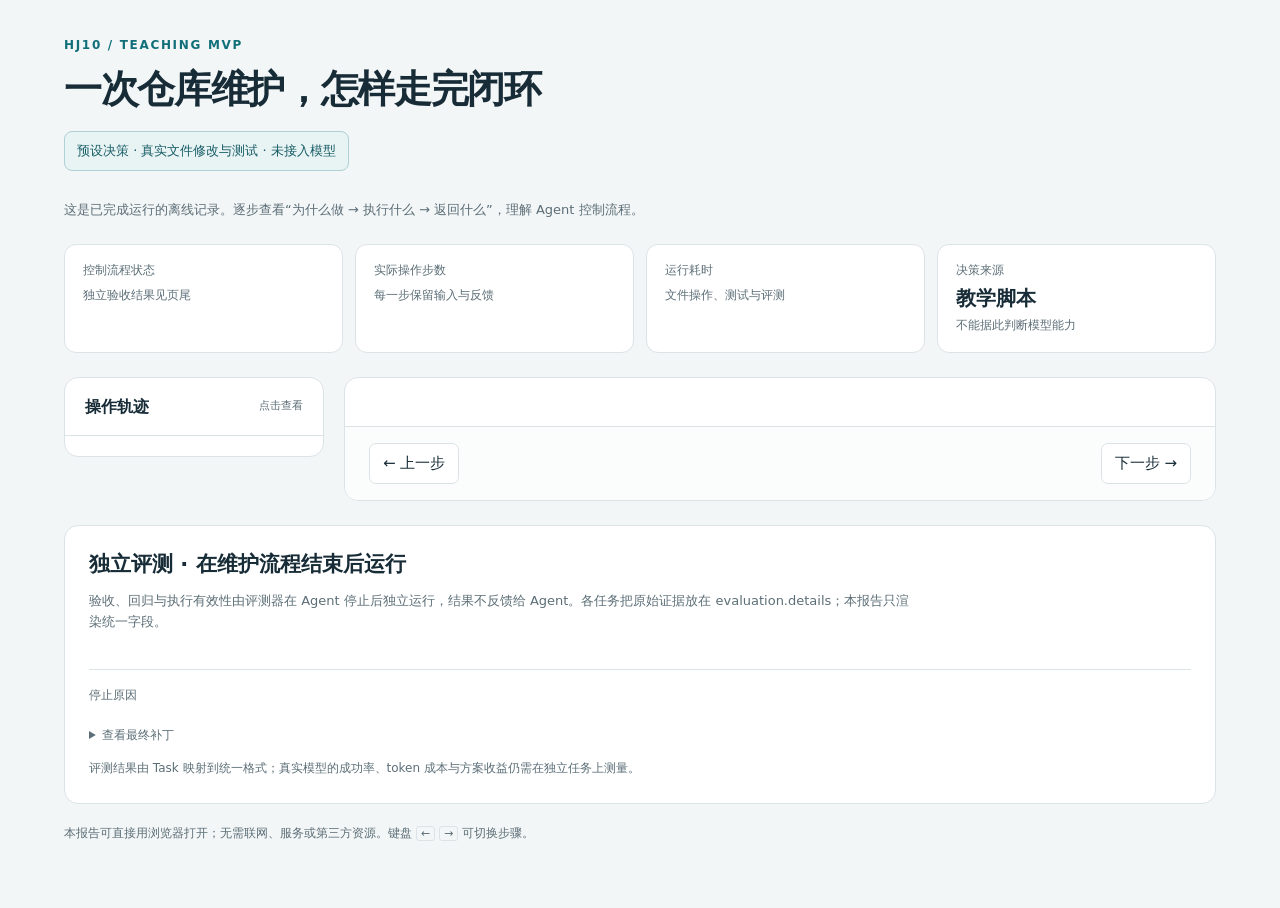
<file: agent_core/report_template.html>
<!doctype html>
<html lang="zh-CN">
<head>
  <meta charset="utf-8">
  <meta name="viewport" content="width=device-width, initial-scale=1">
  <title>HJ10 · 仓库维护教学演示</title>
  <style>
    :root{color-scheme:light;--ink:#172c37;--muted:#5c6e77;--line:#dbe3e7;--paper:#fff;--canvas:#f3f6f7;--accent:#116f79;--ok:#226849;--bad:#a34232;--warm:#925911}
    *{box-sizing:border-box}body{margin:0;background:var(--canvas);color:var(--ink);font:15px/1.65 system-ui,-apple-system,"Segoe UI","Microsoft YaHei",sans-serif}button,summary{font:inherit}button{cursor:pointer}button:focus-visible,summary:focus-visible,a:focus-visible{outline:3px solid #44b6c2;outline-offset:3px}.shell{max-width:1200px;margin:auto;padding:36px 24px 52px}.eyebrow{font-size:12px;letter-spacing:.14em;font-weight:750;color:var(--accent)}h1{font-size:clamp(26px,4vw,38px);letter-spacing:-.035em;line-height:1.25;margin:10px 0 18px}h2{font-size:21px;line-height:1.35;margin:0 0 12px}h3{font-size:15px;margin:0 0 9px}p{margin:0 0 12px}p:last-child{margin-bottom:0}.muted{color:var(--muted)}.notice{display:inline-block;border:1px solid #afd0d4;background:#e8f3f4;border-radius:8px;padding:8px 12px;font-size:13px;color:#175d65;margin-bottom:16px}.task{max-width:920px;white-space:pre-wrap;overflow-wrap:anywhere;font-size:16px}.metrics{display:grid;grid-template-columns:repeat(4,minmax(0,1fr));gap:12px;margin:24px 0}.metric{background:var(--paper);border:1px solid var(--line);border-radius:12px;padding:16px 18px;min-width:0}.metric-label{font-size:12px;color:var(--muted);display:block;margin-bottom:4px}.metric-value{font-size:23px;line-height:1.3;font-weight:700;overflow-wrap:anywhere}.metric-value.status{font-size:20px}.metric-note{font-size:12px;color:var(--muted);margin-top:5px}.workspace{display:grid;grid-template-columns:260px minmax(0,1fr);gap:20px;align-items:start}.panel{background:var(--paper);border:1px solid var(--line);border-radius:14px;min-width:0;overflow:hidden}.panel-head{padding:18px 20px;border-bottom:1px solid var(--line)}.panel-head h2{font-size:16px;margin:0}.steps{padding:10px;display:grid;gap:5px;max-height:680px;overflow:auto}.step-button{display:flex;align-items:start;gap:10px;text-align:left;border:1px solid transparent;background:transparent;width:100%;padding:11px 10px;border-radius:8px;color:var(--ink);min-width:0}.step-button:hover{background:#f3f7f8}.step-button[aria-current="step"]{background:#eaf4f5;border-color:#a7cdd2}.step-number{flex:none;display:grid;place-items:center;width:25px;height:25px;border-radius:7px;background:#edf1f3;font-size:12px;font-weight:700}.step-button[aria-current="step"] .step-number{background:var(--accent);color:white}.step-name{font-size:13px;font-weight:650;display:block;overflow-wrap:anywhere}.step-tool{font-size:11px;color:var(--muted);display:block;overflow-wrap:anywhere}.step-mark{font-size:11px;margin-left:auto;flex:none;line-height:25px}.detail{padding:24px;min-width:0}.step-meta{display:flex;gap:8px;flex-wrap:wrap;align-items:center;font-size:12px;color:var(--muted);margin-bottom:10px}.tag{padding:2px 8px;border:1px solid var(--line);border-radius:5px;font-family:ui-monospace,SFMono-Regular,Consolas,monospace;color:var(--accent);overflow-wrap:anywhere;max-width:100%}.intent{border-left:3px solid #67aab3;background:#f1f7f8;padding:12px 14px;margin:18px 0 20px}.intent p{white-space:pre-wrap;overflow-wrap:anywhere}.label{font-size:12px;color:var(--muted);margin-bottom:5px;display:block}.section{margin-top:22px}.section:first-child{margin-top:0}pre{margin:0;border:1px solid var(--line);background:#f6f8f9;border-radius:8px;padding:14px;color:#253e49;font:12px/1.7 ui-monospace,SFMono-Regular,Consolas,"Liberation Mono",monospace;white-space:pre-wrap;overflow-wrap:anywhere;word-break:break-word;max-height:470px;overflow:auto;tab-size:4}.code{background:#152b36;color:#e0edf1;border-color:#152b36}.diff{background:#f6faf8;color:#24513c}.input{max-height:220px}.subtle{font-size:12px;color:var(--muted);margin:8px 0 0}.table-wrap{overflow:auto;border:1px solid var(--line);border-radius:8px}table{border-collapse:collapse;width:100%;font-size:12px;table-layout:fixed}th{text-align:left;background:#f3f6f7;font-weight:600;color:var(--muted)}th,td{padding:10px 12px;border-bottom:1px solid var(--line);vertical-align:top;white-space:pre-wrap;overflow-wrap:anywhere}tr:last-child td{border-bottom:0}td:first-child{font-family:ui-monospace,SFMono-Regular,Consolas,monospace}ol,ul{padding-left:22px;margin:0}li{padding:4px 0;overflow-wrap:anywhere}.test-counts{display:flex;gap:8px;flex-wrap:wrap;margin:10px 0 14px}.pill{display:inline-block;border:1px solid var(--line);border-radius:6px;font-size:12px;padding:4px 9px;background:#f6f8f9}.ok{color:var(--ok)}.bad{color:var(--bad)}.warn{color:var(--warm)}.neutral{color:var(--muted)}.case{padding:12px 0;border-top:1px solid var(--line)}.case:first-child{border-top:0}.case-title{display:flex;gap:10px;align-items:start;justify-content:space-between}.case-name{font:12px/1.6 ui-monospace,SFMono-Regular,Consolas,monospace;overflow-wrap:anywhere;min-width:0}.case-state{font-size:12px;flex:none}.case pre{margin-top:8px;max-height:260px}.navigator{display:flex;gap:12px;align-items:center;justify-content:space-between;padding:16px 24px;border-top:1px solid var(--line);background:#fbfcfc}.nav-button{border:1px solid var(--line);border-radius:7px;background:white;color:var(--ink);padding:7px 13px}.nav-button:disabled{opacity:.4;cursor:default}.position{font-size:12px;color:var(--muted)}details{margin-top:16px}summary{cursor:pointer;color:var(--muted);font-size:12px;padding:4px 0}details pre{margin-top:8px}.evaluation{margin-top:24px;padding:24px}.evaluation-intro{max-width:830px;color:var(--muted);font-size:13px}.eval-grid{display:grid;grid-template-columns:repeat(3,minmax(0,1fr));gap:12px;margin:18px 0}.eval-card{border:1px solid var(--line);border-radius:9px;padding:15px;min-width:0}.eval-result{font-size:20px;font-weight:700;margin:7px 0}.stop{font-size:13px;border-top:1px solid var(--line);padding-top:16px;margin-top:16px;overflow-wrap:anywhere}.footer{font-size:12px;color:var(--muted);margin-top:20px;overflow-wrap:anywhere}.empty{padding:18px 0;color:var(--muted)}.error-box{padding:12px 14px;border:1px solid #e4beb8;background:#fff3f1;border-radius:8px;color:var(--bad);white-space:pre-wrap;overflow-wrap:anywhere}.key{border:1px solid var(--line);padding:0 4px;border-radius:3px;font-size:11px}.check-note{font-size:12px;color:var(--muted);margin-top:10px}.line{display:block}.line.add{color:#267347}.line.remove{color:#a34232}.line.header{color:#527f96}.trace-title{display:flex;align-items:center;justify-content:space-between;gap:12px}.trace-title span{font-size:11px;color:var(--muted);font-weight:400}.model-note{border-left:3px solid #c28b2c;background:#fbf6ea;padding:12px 14px;margin:18px 0 20px}.model-note p{white-space:pre-wrap;overflow-wrap:anywhere}
    @media(max-width:760px){.shell{padding:22px 14px 36px}.metrics{grid-template-columns:repeat(2,minmax(0,1fr));gap:9px;margin:20px 0}.metric{padding:13px}.metric-value{font-size:21px}.workspace{grid-template-columns:minmax(0,1fr);gap:14px}.steps{max-height:250px;grid-template-columns:repeat(2,minmax(0,1fr))}.step-button{padding:9px 7px;gap:7px}.step-mark{display:none}.detail,.evaluation{padding:18px}.eval-grid{grid-template-columns:minmax(0,1fr);gap:9px}.eval-card{padding:12px 14px}.eval-result{font-size:18px}.navigator{padding:14px 18px}.trace-title span{display:none}th,td{padding:8px}.case-title{flex-direction:column;gap:2px}}
    @media(prefers-reduced-motion:no-preference){button{transition:background .15s,border-color .15s}}
  </style>
</head>
<body>
  <main class="shell">
    <header>
      <div class="eyebrow">HJ10 / TEACHING MVP</div>
      <h1>一次仓库维护，怎样走完闭环</h1>
      <div class="notice">预设决策 · 真实文件修改与测试 · 未接入模型</div>
      <p class="task" id="task"></p>
      <p class="muted" style="font-size:13px">这是已完成运行的离线记录。逐步查看“为什么做 → 执行什么 → 返回什么”，理解 Agent 控制流程。</p>
    </header>
    <section class="metrics" aria-label="运行概览">
      <div class="metric"><span class="metric-label">控制流程状态</span><div class="metric-value status" id="overall-status"></div><div class="metric-note">独立验收结果见页尾</div></div>
      <div class="metric"><span class="metric-label">实际操作步数</span><div class="metric-value" id="step-count"></div><div class="metric-note">每一步保留输入与反馈</div></div>
      <div class="metric"><span class="metric-label">运行耗时</span><div class="metric-value" id="elapsed"></div><div class="metric-note">文件操作、测试与评测</div></div>
      <div class="metric"><span class="metric-label">决策来源</span><div class="metric-value status">教学脚本</div><div class="metric-note">不能据此判断模型能力</div></div>
    </section>
    <div class="workspace">
      <aside class="panel" aria-label="选择操作步骤">
        <div class="panel-head trace-title"><h2>操作轨迹</h2><span>点击查看</span></div>
        <nav class="steps" id="steps" aria-label="步骤列表"></nav>
      </aside>
      <section class="panel" aria-label="操作详情">
        <div class="detail" id="detail" aria-live="polite"></div>
        <div class="navigator"><button class="nav-button" id="previous" type="button">← 上一步</button><span class="position" id="position"></span><button class="nav-button" id="next" type="button">下一步 →</button></div>
      </section>
    </div>
    <section class="panel evaluation" aria-labelledby="evaluation-title">
      <h2 id="evaluation-title">独立评测 · 在维护流程结束后运行</h2>
      <p class="evaluation-intro">验收、回归与执行有效性由评测器在 Agent 停止后独立运行，结果不反馈给 Agent。各任务把原始证据放在 evaluation.details；本报告只渲染统一字段。</p>
      <div class="eval-grid" id="evaluation"></div>
      <div id="new-regressions"></div>
      <div class="stop"><span class="label">停止原因</span><span id="stop-reason"></span></div>
      <details><summary>查看最终补丁</summary><pre class="diff" id="final-diff"></pre></details>
      <p class="check-note">评测结果由 Task 映射到统一格式；真实模型的成功率、token 成本与方案收益仍需在独立任务上测量。</p>
    </section>
    <footer class="footer"><p>本报告可直接用浏览器打开；无需联网、服务或第三方资源。键盘 <span class="key">←</span> <span class="key">→</span> 可切换步骤。</p><p id="run-dir"></p></footer>
  </main>
  <script type="application/json" id="report-data">__HJ10_REPORT_DATA__</script>
  <script>
    "use strict";
    const payload = JSON.parse(document.getElementById("report-data").textContent);
    const summary = payload.summary && typeof payload.summary === "object" ? payload.summary : {};
    const events = Array.isArray(payload.events) ? payload.events : [];
    const fallbackLabels = {map_repository:"建立仓库地图",read_file:"阅读代码",find_symbol:"检索符号",plan:"规划修改",replace_text:"应用增量补丁",run_tests:"运行可见测试",finish:"请求结束"};
    const labels = Object.assign({}, fallbackLabels, (payload && typeof payload.labels === "object" && payload.labels) || {});
    const states = {completed:"流程已完成",budget_exhausted:"预算耗尽",policy_failed:"策略执行失败",incomplete:"流程未完成",run_failed:"运行失败",evaluation_error:"评测错误",not_run:"未评测",invalid_evaluation:"评测结果无效",passed:"通过",failed:"失败",error:"错误",unknown:"未知",environment_error:"环境故障",test_load_error:"测试加载失败 · 原因待查",execution_timeout:"测试超时 · 原因待查",skipped:"跳过",expected_failure:"预期失败",unexpected_success:"意外通过"};
    let selected = 0;
    const has = (value) => value !== undefined && value !== null;
    const str = (value, fallback="未记录") => !has(value) ? fallback : (typeof value === "string" ? value : JSON.stringify(value, null, 2));
    const object = (value) => value && typeof value === "object" && !Array.isArray(value) ? value : {};
    const list = (value) => Array.isArray(value) ? value : [];
    const statusLabel = (value) => states[value] || str(value);
    const tone = (value) => value === "passed" || value === "completed" ? "ok" : value === "failed" || value === "error" || value === "policy_failed" || value === "run_failed" || value === "evaluation_error" ? "bad" : value === "environment_error" || value === "budget_exhausted" ? "warn" : "neutral";
    function node(tag, text, className) {const item=document.createElement(tag);if(has(text))item.textContent=str(text,"");if(className)item.className=className;return item;}
    function put(id, value) {document.getElementById(id).textContent=str(value);}
    function code(parent, value, className="") {const pre=node("pre",value,className);parent.append(pre);return pre;}
    function section(parent,title) {const container=node("section",null,"section");container.append(node("h3",title));parent.append(container);return container;}
    function diff(parent,value) {const pre=node("pre",null,"diff");if(typeof value !== "string"){pre.textContent="未记录";}else{value.split("\n").forEach((line)=>{const kind=line.startsWith("@@")||line.startsWith("---")||line.startsWith("+++")?"header":line.startsWith("+")?"add":line.startsWith("-")?"remove":"";pre.append(node("span",line+"\n","line "+kind));});}parent.append(pre);}
    function table(parent,headers,rows) {if(!rows.length){parent.append(node("p","未记录条目。","muted"));return;}const wrap=node("div",null,"table-wrap"),t=node("table"),head=node("thead"),hr=node("tr"),body=node("tbody");headers.forEach(h=>hr.append(node("th",h)));head.append(hr);rows.forEach(row=>{const tr=node("tr");row.forEach(value=>tr.append(node("td",str(value))));body.append(tr);});t.append(head,body);wrap.append(t);parent.append(wrap);}
    function raw(parent,title,value) {const details=node("details"),caption=node("summary",title);details.append(caption);code(details,value);parent.append(details);}
    function testResults(parent,observation) {
      const state=node("p",statusLabel(observation.status),tone(observation.status));parent.append(state);
      const counts=node("div",null,"test-counts");[["总计","total",""],["通过","passed","ok"],["失败","failed","bad"],["错误","errors","warn"],["跳过","skipped","warn"]].forEach(([title,key,color])=>{if(has(observation[key]))counts.append(node("span",title+" "+str(observation[key]),"pill "+color));});parent.append(counts);
      const cases=list(observation.cases);
      if(!cases.length)parent.append(node("p","未记录逐项测试结果。","muted"));
      cases.forEach(test=>{const record=object(test),card=node("div",null,"case"),title=node("div",null,"case-title");title.append(node("span",str(record.name),"case-name"),node("span",statusLabel(record.status),"case-state "+tone(record.status)));card.append(title);if(has(record.detail)&&str(record.detail,"").trim())code(card,record.detail);parent.append(card);});
      if(has(observation.output)&&str(observation.output,"").trim())raw(parent,"查看测试进程输出",observation.output);
      if(["environment_error","test_load_error","execution_timeout"].includes(observation.status))parent.append(node("p","测试未能完成，需要根据日志检查环境或代码原因；不能直接归因。","subtle"));
    }
    function noteView(parent,note) {
      const record=object(note),box=node("div",null,"model-note");
      if(!Object.keys(record).length){box.append(node("p","本步未记录 note。","muted"));parent.append(box);return;}
      if(has(record.about_step))box.append(node("p","针对 STEP "+str(record.about_step),"subtle"));
      [["finding","关键发现"],["relevance","与任务的关系"],["next","下一步"]].forEach(([key,label])=>{
        if(has(record[key])){box.append(node("span",label,"label"));box.append(node("p",record[key]));}
      });
      parent.append(box);
    }
    function observationView(parent,tool,observation) {
      const result=object(observation.result);
      if(has(observation.error))parent.append(node("div",observation.error,"error-box"));
      switch(tool){
        case "list_files":{const files=list(result.files);table(parent,["文件"],files.map(file=>[str(file)]));if(result.truncated)parent.append(node("p","仅显示前 "+str(result.total,"?")+" 个；已截断。","subtle"));break;}
        case "read_lines":{parent.append(node("p",str(result.path,"")+" 行 "+str(result.start,"?")+"–"+str(result.end,"?"),"subtle"));const text=list(result.lines).map(entry=>{const item=object(entry);return str(item.line)+": "+str(item.text);}).join("\n");code(parent,text,"code");break;}
        case "apply_patch":{const changed=list(result.changed_paths);parent.append(node("p",changed.length?"已修改："+changed.map(str).join(", "):"未记录修改。",changed.length?"ok":"warn"));if(has(result.patch_sha256))parent.append(node("p","补丁 sha256："+str(result.patch_sha256),"subtle"));break;}
        case "run_visible_tests":testResults(parent,result);break;
        case "map_repository":table(parent,["文件","行数","符号 · 所在行"],list(observation.files).map(file=>{const f=object(file);return [f.path,f.lines,list(f.symbols).map(symbol=>{const s=object(symbol);return str(s.kind,"")+" "+str(s.name)+" · "+str(s.line);}).join("\n")||"未记录符号"]; }));break;
        case "read_file":parent.append(node("p",observation.path,"subtle"));code(parent,observation.content,"code");break;
        case "find_symbol":parent.append(node("p","检索目标："+str(observation.symbol),"muted"));parent.append(node("h3","定义"));table(parent,["记录"],list(observation.definitions).map(entry=>[str(entry)]));parent.append(node("h3","引用"));table(parent,["记录"],list(observation.references).map(entry=>[str(entry)]));break;
        case "plan":{const items=list(observation.steps);if(!items.length){parent.append(node("p","未记录规划步骤。","muted"));break;}const ol=node("ol");items.forEach(item=>ol.append(node("li",item)));parent.append(ol);break;}
        case "replace_text":parent.append(node("p",observation.path,"subtle"));if(has(observation.changed))parent.append(node("p",observation.changed===true?"补丁已写入文件。":"本次操作未写入修改。",observation.changed===true?"ok":"warn"));diff(parent,observation.diff);break;
        case "run_tests":testResults(parent,observation);break;
        case "finish":{const accepted=has(result.accepted)?result.accepted:observation.accepted;const reason=has(result.reason)?result.reason:observation.reason;parent.append(node("p",typeof accepted==="boolean"?(accepted?"控制程序接受结束请求。":"控制程序拒绝结束请求。"):"结束请求是否接受：未记录",accepted===true?"ok":"neutral"));if(has(reason))parent.append(node("p",reason));parent.append(node("p","接受结束请求只表示流程停止；最终是否通过独立验收，请查看页尾。","subtle"));break;}
        default:code(parent,observation);
      }
    }
    function eventMark(event){const observation=object(object(event).observation);const result=object(observation.result);if(has(observation.error))return ["错误","bad"];if(has(result.status))return [statusLabel(result.status),tone(result.status)];if(observation.ok===false)return ["错误","bad"];return ["",""];}
    function render(index){
      selected=Math.max(0,Math.min(index,Math.max(0,events.length-1)));
      document.querySelectorAll(".step-button").forEach((button,i)=>{if(i===selected)button.setAttribute("aria-current","step");else button.removeAttribute("aria-current");});
      const detail=document.getElementById("detail");detail.replaceChildren();
      document.getElementById("previous").disabled=!events.length||selected===0;document.getElementById("next").disabled=!events.length||selected===events.length-1;
      put("position",events.length?String(selected+1)+" / "+events.length:"没有操作记录");
      if(!events.length){detail.append(node("p","本次报告没有操作记录。","empty"));return;}
      const event=object(events[selected]),action=object(event.action),observation=object(event.observation),tool=action.tool,meta=node("div",null,"step-meta");
      meta.append(node("span","STEP "+str(event.step,String(selected+1))),node("span",str(tool),"tag"));if(has(event.phase))meta.append(node("span",event.phase));if(has(event.elapsed_ms))meta.append(node("span",str(event.elapsed_ms)+" ms"));detail.append(meta,node("h2",labels[tool]||str(tool,"操作详情")));
      const intent=node("div",null,"intent");intent.append(node("span","教学目的 / 为什么做这一步","label"),node("p",event.intent));detail.append(intent);
      const noteSection=section(detail,"模型笔记");noteView(noteSection,event.note);
      const inputs=section(detail,"工具输入");code(inputs,action.args,"input");
      const feedback=section(detail,"工具反馈");observationView(feedback,tool,observation);raw(detail,"查看原始反馈记录",observation);
    }
    put("task",summary.task);put("overall-status",statusLabel(summary.status));document.getElementById("overall-status").classList.add(tone(summary.status));put("step-count",has(summary.steps)?summary.steps:"未记录");put("elapsed",typeof summary.elapsed_seconds==="number"?summary.elapsed_seconds.toFixed(2)+" 秒":"未记录");put("stop-reason",summary.stop_reason);put("final-diff",has(summary.final_diff)?summary.final_diff:(has(summary.final_patch)?"补丁已导出："+str(summary.final_patch)+"（在运行目录中打开）":undefined));put("run-dir",has(summary.run_dir)?"运行产物目录："+str(summary.run_dir):"运行产物目录：未记录");
    const navigation=document.getElementById("steps");events.forEach((event,index)=>{const record=object(event),action=object(record.action),button=node("button",null,"step-button"),text=node("span"),mark=eventMark(record);button.type="button";button.append(node("span",String(index+1),"step-number"));text.append(node("span",labels[action.tool]||str(action.tool,"未记录操作"),"step-name"),node("span",action.tool,"step-tool"));button.append(text,node("span",mark[0],"step-mark "+mark[1]));button.addEventListener("click",()=>render(index));navigation.append(button);});if(!events.length)navigation.append(node("p","没有操作记录。","empty"));
    const evaluation=object(summary.evaluation),evalRoot=document.getElementById("evaluation");
    let metricEntries=Object.entries(object(evaluation.metrics));
    if(!metricEntries.length){const grading=object(evaluation.grading);if(has(grading.f2p_total)){metricEntries=[["fail_to_pass",{label:"F2P（需求验收）",passed:grading.f2p_passed,total:grading.f2p_total,failed:(grading.f2p_total||0)-(grading.f2p_passed||0)}],["pass_to_pass",{label:"P2P（回归检查）",passed:grading.p2p_passed,total:grading.p2p_total,failed:(grading.p2p_total||0)-(grading.p2p_passed||0)}]];}}
    function metricCard(fallbackTitle,value) {const record=object(value),card=node("div",null,"eval-card"),label=has(record.label)?record.label:fallbackTitle;card.append(node("span",label,"label"),node("div",str(record.passed)+" / "+str(record.total)+" 通过","eval-result"),node("p","失败："+str(record.failed),"subtle"));if(has(record.status))card.append(node("p","状态："+statusLabel(record.status),"subtle"));return card;}
    if(metricEntries.length){metricEntries.forEach(([key,value])=>evalRoot.append(metricCard(key,value)));}else{[["需求验收",evaluation.requirements],["最终回归检查",evaluation.regressions],["修改前回归基准",evaluation.baseline_regressions]].forEach(([title,value])=>evalRoot.append(metricCard(title,value)));}
    const conclusion=has(evaluation.resolved)?evaluation.resolved:evaluation.passed;
    const newRoot=document.getElementById("new-regressions");newRoot.append(node("p",typeof conclusion==="boolean"?(conclusion?"独立评测：通过":"独立评测：未通过"):"独立评测结论：未记录",conclusion===true?"ok":conclusion===false?"bad":"neutral"));if(has(evaluation.status))newRoot.append(node("p","评测状态："+statusLabel(evaluation.status),"subtle"));if(Array.isArray(evaluation.new_regressions)){if(evaluation.new_regressions.length){newRoot.append(node("p","新增回归：","bad"));const ul=node("ul");evaluation.new_regressions.forEach(item=>ul.append(node("li",item)));newRoot.append(ul);}else newRoot.append(node("p","记录中的新增回归：0 项。","subtle"));}else newRoot.append(node("p","新增回归：未记录。","subtle"));
    if(Array.isArray(evaluation.errors)&&evaluation.errors.length){const box=node("div",null,"error-box");box.append(node("p","评测错误："));evaluation.errors.forEach(item=>box.append(node("p",str(item),"subtle")));newRoot.append(box);}
    const evalCases=list(evaluation.cases);if(evalCases.length){const details=node("details");details.append(node("summary","查看逐项测试（"+evalCases.length+"）"));table(details,["测试","状态","详情"],evalCases.map(item=>{const record=object(item);return [str(record.name||record.nodeid),statusLabel(record.status),str(record.detail,"")];}));newRoot.append(details);}
    if(has(evaluation.details))raw(newRoot,"查看评测原始记录",evaluation.details);
    document.getElementById("previous").addEventListener("click",()=>render(selected-1));document.getElementById("next").addEventListener("click",()=>render(selected+1));document.addEventListener("keydown",event=>{if(event.altKey||event.ctrlKey||event.metaKey||event.shiftKey||event.target.closest("input,textarea,select,[contenteditable=true]"))return;if(event.key==="ArrowLeft"){event.preventDefault();render(selected-1);}if(event.key==="ArrowRight"){event.preventDefault();render(selected+1);}});render(0);
  </script>
</body>
</html>
</file>
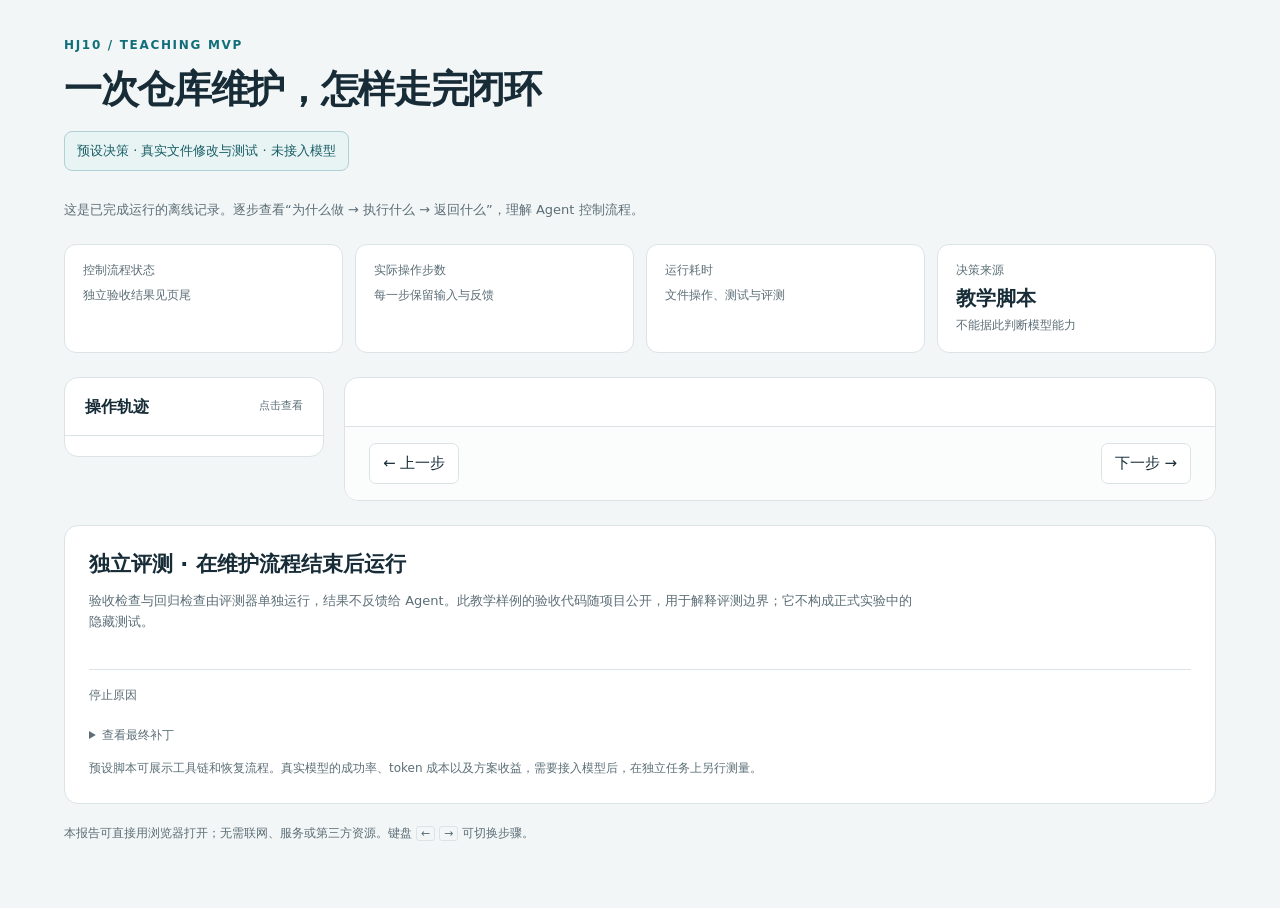
<file: hj10/report_template.html>
<!doctype html>
<html lang="zh-CN">
<head>
  <meta charset="utf-8">
  <meta name="viewport" content="width=device-width, initial-scale=1">
  <title>HJ10 · 仓库维护教学演示</title>
  <style>
    :root{color-scheme:light;--ink:#172c37;--muted:#5c6e77;--line:#dbe3e7;--paper:#fff;--canvas:#f3f6f7;--accent:#116f79;--ok:#226849;--bad:#a34232;--warm:#925911}
    *{box-sizing:border-box}body{margin:0;background:var(--canvas);color:var(--ink);font:15px/1.65 system-ui,-apple-system,"Segoe UI","Microsoft YaHei",sans-serif}button,summary{font:inherit}button{cursor:pointer}button:focus-visible,summary:focus-visible,a:focus-visible{outline:3px solid #44b6c2;outline-offset:3px}.shell{max-width:1200px;margin:auto;padding:36px 24px 52px}.eyebrow{font-size:12px;letter-spacing:.14em;font-weight:750;color:var(--accent)}h1{font-size:clamp(26px,4vw,38px);letter-spacing:-.035em;line-height:1.25;margin:10px 0 18px}h2{font-size:21px;line-height:1.35;margin:0 0 12px}h3{font-size:15px;margin:0 0 9px}p{margin:0 0 12px}p:last-child{margin-bottom:0}.muted{color:var(--muted)}.notice{display:inline-block;border:1px solid #afd0d4;background:#e8f3f4;border-radius:8px;padding:8px 12px;font-size:13px;color:#175d65;margin-bottom:16px}.task{max-width:920px;white-space:pre-wrap;overflow-wrap:anywhere;font-size:16px}.metrics{display:grid;grid-template-columns:repeat(4,minmax(0,1fr));gap:12px;margin:24px 0}.metric{background:var(--paper);border:1px solid var(--line);border-radius:12px;padding:16px 18px;min-width:0}.metric-label{font-size:12px;color:var(--muted);display:block;margin-bottom:4px}.metric-value{font-size:23px;line-height:1.3;font-weight:700;overflow-wrap:anywhere}.metric-value.status{font-size:20px}.metric-note{font-size:12px;color:var(--muted);margin-top:5px}.workspace{display:grid;grid-template-columns:260px minmax(0,1fr);gap:20px;align-items:start}.panel{background:var(--paper);border:1px solid var(--line);border-radius:14px;min-width:0;overflow:hidden}.panel-head{padding:18px 20px;border-bottom:1px solid var(--line)}.panel-head h2{font-size:16px;margin:0}.steps{padding:10px;display:grid;gap:5px;max-height:680px;overflow:auto}.step-button{display:flex;align-items:start;gap:10px;text-align:left;border:1px solid transparent;background:transparent;width:100%;padding:11px 10px;border-radius:8px;color:var(--ink);min-width:0}.step-button:hover{background:#f3f7f8}.step-button[aria-current="step"]{background:#eaf4f5;border-color:#a7cdd2}.step-number{flex:none;display:grid;place-items:center;width:25px;height:25px;border-radius:7px;background:#edf1f3;font-size:12px;font-weight:700}.step-button[aria-current="step"] .step-number{background:var(--accent);color:white}.step-name{font-size:13px;font-weight:650;display:block;overflow-wrap:anywhere}.step-tool{font-size:11px;color:var(--muted);display:block;overflow-wrap:anywhere}.step-mark{font-size:11px;margin-left:auto;flex:none;line-height:25px}.detail{padding:24px;min-width:0}.step-meta{display:flex;gap:8px;flex-wrap:wrap;align-items:center;font-size:12px;color:var(--muted);margin-bottom:10px}.tag{padding:2px 8px;border:1px solid var(--line);border-radius:5px;font-family:ui-monospace,SFMono-Regular,Consolas,monospace;color:var(--accent);overflow-wrap:anywhere;max-width:100%}.intent{border-left:3px solid #67aab3;background:#f1f7f8;padding:12px 14px;margin:18px 0 20px}.intent p{white-space:pre-wrap;overflow-wrap:anywhere}.label{font-size:12px;color:var(--muted);margin-bottom:5px;display:block}.section{margin-top:22px}.section:first-child{margin-top:0}pre{margin:0;border:1px solid var(--line);background:#f6f8f9;border-radius:8px;padding:14px;color:#253e49;font:12px/1.7 ui-monospace,SFMono-Regular,Consolas,"Liberation Mono",monospace;white-space:pre-wrap;overflow-wrap:anywhere;word-break:break-word;max-height:470px;overflow:auto;tab-size:4}.code{background:#152b36;color:#e0edf1;border-color:#152b36}.diff{background:#f6faf8;color:#24513c}.input{max-height:220px}.subtle{font-size:12px;color:var(--muted);margin:8px 0 0}.table-wrap{overflow:auto;border:1px solid var(--line);border-radius:8px}table{border-collapse:collapse;width:100%;font-size:12px;table-layout:fixed}th{text-align:left;background:#f3f6f7;font-weight:600;color:var(--muted)}th,td{padding:10px 12px;border-bottom:1px solid var(--line);vertical-align:top;white-space:pre-wrap;overflow-wrap:anywhere}tr:last-child td{border-bottom:0}td:first-child{font-family:ui-monospace,SFMono-Regular,Consolas,monospace}ol,ul{padding-left:22px;margin:0}li{padding:4px 0;overflow-wrap:anywhere}.test-counts{display:flex;gap:8px;flex-wrap:wrap;margin:10px 0 14px}.pill{display:inline-block;border:1px solid var(--line);border-radius:6px;font-size:12px;padding:4px 9px;background:#f6f8f9}.ok{color:var(--ok)}.bad{color:var(--bad)}.warn{color:var(--warm)}.neutral{color:var(--muted)}.case{padding:12px 0;border-top:1px solid var(--line)}.case:first-child{border-top:0}.case-title{display:flex;gap:10px;align-items:start;justify-content:space-between}.case-name{font:12px/1.6 ui-monospace,SFMono-Regular,Consolas,monospace;overflow-wrap:anywhere;min-width:0}.case-state{font-size:12px;flex:none}.case pre{margin-top:8px;max-height:260px}.navigator{display:flex;gap:12px;align-items:center;justify-content:space-between;padding:16px 24px;border-top:1px solid var(--line);background:#fbfcfc}.nav-button{border:1px solid var(--line);border-radius:7px;background:white;color:var(--ink);padding:7px 13px}.nav-button:disabled{opacity:.4;cursor:default}.position{font-size:12px;color:var(--muted)}details{margin-top:16px}summary{cursor:pointer;color:var(--muted);font-size:12px;padding:4px 0}details pre{margin-top:8px}.evaluation{margin-top:24px;padding:24px}.evaluation-intro{max-width:830px;color:var(--muted);font-size:13px}.eval-grid{display:grid;grid-template-columns:repeat(3,minmax(0,1fr));gap:12px;margin:18px 0}.eval-card{border:1px solid var(--line);border-radius:9px;padding:15px;min-width:0}.eval-result{font-size:20px;font-weight:700;margin:7px 0}.stop{font-size:13px;border-top:1px solid var(--line);padding-top:16px;margin-top:16px;overflow-wrap:anywhere}.footer{font-size:12px;color:var(--muted);margin-top:20px;overflow-wrap:anywhere}.empty{padding:18px 0;color:var(--muted)}.error-box{padding:12px 14px;border:1px solid #e4beb8;background:#fff3f1;border-radius:8px;color:var(--bad);white-space:pre-wrap;overflow-wrap:anywhere}.key{border:1px solid var(--line);padding:0 4px;border-radius:3px;font-size:11px}.check-note{font-size:12px;color:var(--muted);margin-top:10px}.line{display:block}.line.add{color:#267347}.line.remove{color:#a34232}.line.header{color:#527f96}.trace-title{display:flex;align-items:center;justify-content:space-between;gap:12px}.trace-title span{font-size:11px;color:var(--muted);font-weight:400}
    @media(max-width:760px){.shell{padding:22px 14px 36px}.metrics{grid-template-columns:repeat(2,minmax(0,1fr));gap:9px;margin:20px 0}.metric{padding:13px}.metric-value{font-size:21px}.workspace{grid-template-columns:minmax(0,1fr);gap:14px}.steps{max-height:250px;grid-template-columns:repeat(2,minmax(0,1fr))}.step-button{padding:9px 7px;gap:7px}.step-mark{display:none}.detail,.evaluation{padding:18px}.eval-grid{grid-template-columns:minmax(0,1fr);gap:9px}.eval-card{padding:12px 14px}.eval-result{font-size:18px}.navigator{padding:14px 18px}.trace-title span{display:none}th,td{padding:8px}.case-title{flex-direction:column;gap:2px}}
    @media(prefers-reduced-motion:no-preference){button{transition:background .15s,border-color .15s}}
  </style>
</head>
<body>
  <main class="shell">
    <header>
      <div class="eyebrow">HJ10 / TEACHING MVP</div>
      <h1>一次仓库维护，怎样走完闭环</h1>
      <div class="notice">预设决策 · 真实文件修改与测试 · 未接入模型</div>
      <p class="task" id="task"></p>
      <p class="muted" style="font-size:13px">这是已完成运行的离线记录。逐步查看“为什么做 → 执行什么 → 返回什么”，理解 Agent 控制流程。</p>
    </header>
    <section class="metrics" aria-label="运行概览">
      <div class="metric"><span class="metric-label">控制流程状态</span><div class="metric-value status" id="overall-status"></div><div class="metric-note">独立验收结果见页尾</div></div>
      <div class="metric"><span class="metric-label">实际操作步数</span><div class="metric-value" id="step-count"></div><div class="metric-note">每一步保留输入与反馈</div></div>
      <div class="metric"><span class="metric-label">运行耗时</span><div class="metric-value" id="elapsed"></div><div class="metric-note">文件操作、测试与评测</div></div>
      <div class="metric"><span class="metric-label">决策来源</span><div class="metric-value status">教学脚本</div><div class="metric-note">不能据此判断模型能力</div></div>
    </section>
    <div class="workspace">
      <aside class="panel" aria-label="选择操作步骤">
        <div class="panel-head trace-title"><h2>操作轨迹</h2><span>点击查看</span></div>
        <nav class="steps" id="steps" aria-label="步骤列表"></nav>
      </aside>
      <section class="panel" aria-label="操作详情">
        <div class="detail" id="detail" aria-live="polite"></div>
        <div class="navigator"><button class="nav-button" id="previous" type="button">← 上一步</button><span class="position" id="position"></span><button class="nav-button" id="next" type="button">下一步 →</button></div>
      </section>
    </div>
    <section class="panel evaluation" aria-labelledby="evaluation-title">
      <h2 id="evaluation-title">独立评测 · 在维护流程结束后运行</h2>
      <p class="evaluation-intro">验收检查与回归检查由评测器单独运行，结果不反馈给 Agent。此教学样例的验收代码随项目公开，用于解释评测边界；它不构成正式实验中的隐藏测试。</p>
      <div class="eval-grid" id="evaluation"></div>
      <div id="new-regressions"></div>
      <div class="stop"><span class="label">停止原因</span><span id="stop-reason"></span></div>
      <details><summary>查看最终补丁</summary><pre class="diff" id="final-diff"></pre></details>
      <p class="check-note">预设脚本可展示工具链和恢复流程。真实模型的成功率、token 成本以及方案收益，需要接入模型后，在独立任务上另行测量。</p>
    </section>
    <footer class="footer"><p>本报告可直接用浏览器打开；无需联网、服务或第三方资源。键盘 <span class="key">←</span> <span class="key">→</span> 可切换步骤。</p><p id="run-dir"></p></footer>
  </main>
  <script type="application/json" id="report-data">__HJ10_REPORT_DATA__</script>
  <script>
    "use strict";
    const payload = JSON.parse(document.getElementById("report-data").textContent);
    const summary = payload.summary && typeof payload.summary === "object" ? payload.summary : {};
    const events = Array.isArray(payload.events) ? payload.events : [];
    const fallbackLabels = {map_repository:"建立仓库地图",read_file:"阅读代码",find_symbol:"检索符号",plan:"规划修改",replace_text:"应用增量补丁",run_tests:"运行可见测试",finish:"请求结束"};
    const labels = Object.assign({}, fallbackLabels, (payload && typeof payload.labels === "object" && payload.labels) || {});
    const states = {completed:"流程已完成",budget_exhausted:"预算耗尽",policy_failed:"策略执行失败",incomplete:"流程未完成",passed:"通过",failed:"失败",error:"错误",environment_error:"环境故障",test_load_error:"测试加载失败 · 原因待查",execution_timeout:"测试超时 · 原因待查",skipped:"跳过",expected_failure:"预期失败",unexpected_success:"意外通过"};
    let selected = 0;
    const has = (value) => value !== undefined && value !== null;
    const str = (value, fallback="未记录") => !has(value) ? fallback : (typeof value === "string" ? value : JSON.stringify(value, null, 2));
    const object = (value) => value && typeof value === "object" && !Array.isArray(value) ? value : {};
    const list = (value) => Array.isArray(value) ? value : [];
    const statusLabel = (value) => states[value] || str(value);
    const tone = (value) => value === "passed" || value === "completed" ? "ok" : value === "failed" || value === "error" || value === "policy_failed" ? "bad" : value === "environment_error" || value === "budget_exhausted" ? "warn" : "neutral";
    function node(tag, text, className) {const item=document.createElement(tag);if(has(text))item.textContent=str(text,"");if(className)item.className=className;return item;}
    function put(id, value) {document.getElementById(id).textContent=str(value);}
    function code(parent, value, className="") {const pre=node("pre",value,className);parent.append(pre);return pre;}
    function section(parent,title) {const container=node("section",null,"section");container.append(node("h3",title));parent.append(container);return container;}
    function diff(parent,value) {const pre=node("pre",null,"diff");if(typeof value !== "string"){pre.textContent="未记录";}else{value.split("\n").forEach((line)=>{const kind=line.startsWith("@@")||line.startsWith("---")||line.startsWith("+++")?"header":line.startsWith("+")?"add":line.startsWith("-")?"remove":"";pre.append(node("span",line+"\n","line "+kind));});}parent.append(pre);}
    function table(parent,headers,rows) {if(!rows.length){parent.append(node("p","未记录条目。","muted"));return;}const wrap=node("div",null,"table-wrap"),t=node("table"),head=node("thead"),hr=node("tr"),body=node("tbody");headers.forEach(h=>hr.append(node("th",h)));head.append(hr);rows.forEach(row=>{const tr=node("tr");row.forEach(value=>tr.append(node("td",str(value))));body.append(tr);});t.append(head,body);wrap.append(t);parent.append(wrap);}
    function raw(parent,title,value) {const details=node("details"),caption=node("summary",title);details.append(caption);code(details,value);parent.append(details);}
    function testResults(parent,observation) {
      const state=node("p",statusLabel(observation.status),tone(observation.status));parent.append(state);
      const counts=node("div",null,"test-counts");[["总计","total",""],["通过","passed","ok"],["失败","failed","bad"],["错误","errors","warn"],["跳过","skipped","warn"]].forEach(([title,key,color])=>{if(has(observation[key]))counts.append(node("span",title+" "+str(observation[key]),"pill "+color));});parent.append(counts);
      const cases=list(observation.cases);
      if(!cases.length)parent.append(node("p","未记录逐项测试结果。","muted"));
      cases.forEach(test=>{const record=object(test),card=node("div",null,"case"),title=node("div",null,"case-title");title.append(node("span",str(record.name),"case-name"),node("span",statusLabel(record.status),"case-state "+tone(record.status)));card.append(title);if(has(record.detail)&&str(record.detail,"").trim())code(card,record.detail);parent.append(card);});
      if(has(observation.output)&&str(observation.output,"").trim())raw(parent,"查看测试进程输出",observation.output);
      if(["environment_error","test_load_error","execution_timeout"].includes(observation.status))parent.append(node("p","测试未能完成，需要根据日志检查环境或代码原因；不能直接归因。","subtle"));
    }
    function observationView(parent,tool,observation) {
      if(has(observation.error))parent.append(node("div",observation.error,"error-box"));
      switch(tool){
        case "map_repository":table(parent,["文件","行数","符号 · 所在行"],list(observation.files).map(file=>{const f=object(file);return [f.path,f.lines,list(f.symbols).map(symbol=>{const s=object(symbol);return str(s.kind,"")+" "+str(s.name)+" · "+str(s.line);}).join("\n")||"未记录符号"]; }));break;
        case "read_file":parent.append(node("p",observation.path,"subtle"));code(parent,observation.content,"code");break;
        case "find_symbol":parent.append(node("p","检索目标："+str(observation.symbol),"muted"));parent.append(node("h3","定义"));table(parent,["记录"],list(observation.definitions).map(entry=>[str(entry)]));parent.append(node("h3","引用"));table(parent,["记录"],list(observation.references).map(entry=>[str(entry)]));break;
        case "plan":{const items=list(observation.steps);if(!items.length){parent.append(node("p","未记录规划步骤。","muted"));break;}const ol=node("ol");items.forEach(item=>ol.append(node("li",item)));parent.append(ol);break;}
        case "replace_text":parent.append(node("p",observation.path,"subtle"));if(has(observation.changed))parent.append(node("p",observation.changed===true?"补丁已写入文件。":"本次操作未写入修改。",observation.changed===true?"ok":"warn"));diff(parent,observation.diff);break;
        case "run_tests":testResults(parent,observation);break;
        case "finish":parent.append(node("p",typeof observation.accepted==="boolean"?(observation.accepted?"控制程序接受结束请求。":"控制程序拒绝结束请求。 "):"结束请求是否接受：未记录",observation.accepted===true?"ok":"neutral"));if(has(observation.reason))parent.append(node("p",observation.reason));parent.append(node("p","接受结束请求只表示流程停止；最终是否通过独立验收，请查看页尾。","subtle"));break;
        default:code(parent,observation);
      }
    }
    function eventMark(event){const observation=object(object(event).observation);if(has(observation.error))return ["错误","bad"];if(has(observation.status))return [statusLabel(observation.status),tone(observation.status)];return ["",""];}
    function render(index){
      selected=Math.max(0,Math.min(index,Math.max(0,events.length-1)));
      document.querySelectorAll(".step-button").forEach((button,i)=>{if(i===selected)button.setAttribute("aria-current","step");else button.removeAttribute("aria-current");});
      const detail=document.getElementById("detail");detail.replaceChildren();
      document.getElementById("previous").disabled=!events.length||selected===0;document.getElementById("next").disabled=!events.length||selected===events.length-1;
      put("position",events.length?String(selected+1)+" / "+events.length:"没有操作记录");
      if(!events.length){detail.append(node("p","本次报告没有操作记录。","empty"));return;}
      const event=object(events[selected]),action=object(event.action),observation=object(event.observation),tool=action.tool,meta=node("div",null,"step-meta");
      meta.append(node("span","STEP "+str(event.step,String(selected+1))),node("span",str(tool),"tag"));if(has(event.phase))meta.append(node("span",event.phase));if(has(event.elapsed_ms))meta.append(node("span",str(event.elapsed_ms)+" ms"));detail.append(meta,node("h2",labels[tool]||str(tool,"操作详情")));
      const intent=node("div",null,"intent");intent.append(node("span","教学目的 / 为什么做这一步","label"),node("p",event.intent));detail.append(intent);
      const inputs=section(detail,"工具输入");code(inputs,action.args,"input");
      const feedback=section(detail,"工具反馈");observationView(feedback,tool,observation);raw(detail,"查看原始反馈记录",observation);
    }
    put("task",summary.task);put("overall-status",statusLabel(summary.status));document.getElementById("overall-status").classList.add(tone(summary.status));put("step-count",has(summary.steps)?summary.steps:"未记录");put("elapsed",typeof summary.elapsed_seconds==="number"?summary.elapsed_seconds.toFixed(2)+" 秒":"未记录");put("stop-reason",summary.stop_reason);put("final-diff",summary.final_diff);put("run-dir",has(summary.run_dir)?"运行产物目录："+str(summary.run_dir):"运行产物目录：未记录");
    const navigation=document.getElementById("steps");events.forEach((event,index)=>{const record=object(event),action=object(record.action),button=node("button",null,"step-button"),text=node("span"),mark=eventMark(record);button.type="button";button.append(node("span",String(index+1),"step-number"));text.append(node("span",labels[action.tool]||str(action.tool,"未记录操作"),"step-name"),node("span",action.tool,"step-tool"));button.append(text,node("span",mark[0],"step-mark "+mark[1]));button.addEventListener("click",()=>render(index));navigation.append(button);});if(!events.length)navigation.append(node("p","没有操作记录。","empty"));
    const evaluation=object(summary.evaluation),evalRoot=document.getElementById("evaluation");[["需求验收",evaluation.requirements],["最终回归检查",evaluation.regressions],["修改前回归基准",evaluation.baseline_regressions]].forEach(([title,value])=>{const record=object(value),card=node("div",null,"eval-card");card.append(node("span",title,"label"),node("div",str(record.passed)+" / "+str(record.total)+" 通过","eval-result"),node("p","失败："+str(record.failed),"subtle"));evalRoot.append(card);});
    const newRoot=document.getElementById("new-regressions");newRoot.append(node("p",typeof evaluation.passed==="boolean"?(evaluation.passed?"独立评测：通过":"独立评测：未通过"):"独立评测结论：未记录",evaluation.passed===true?"ok":evaluation.passed===false?"bad":"neutral"));if(Array.isArray(evaluation.new_regressions)){if(evaluation.new_regressions.length){newRoot.append(node("p","新增回归：","bad"));const ul=node("ul");evaluation.new_regressions.forEach(item=>ul.append(node("li",item)));newRoot.append(ul);}else newRoot.append(node("p","记录中的新增回归：0 项。","subtle"));}else newRoot.append(node("p","新增回归：未记录。","subtle"));
    document.getElementById("previous").addEventListener("click",()=>render(selected-1));document.getElementById("next").addEventListener("click",()=>render(selected+1));document.addEventListener("keydown",event=>{if(event.altKey||event.ctrlKey||event.metaKey||event.shiftKey||event.target.closest("input,textarea,select,[contenteditable=true]"))return;if(event.key==="ArrowLeft"){event.preventDefault();render(selected-1);}if(event.key==="ArrowRight"){event.preventDefault();render(selected+1);}});render(0);
  </script>
</body>
</html>
</file>
